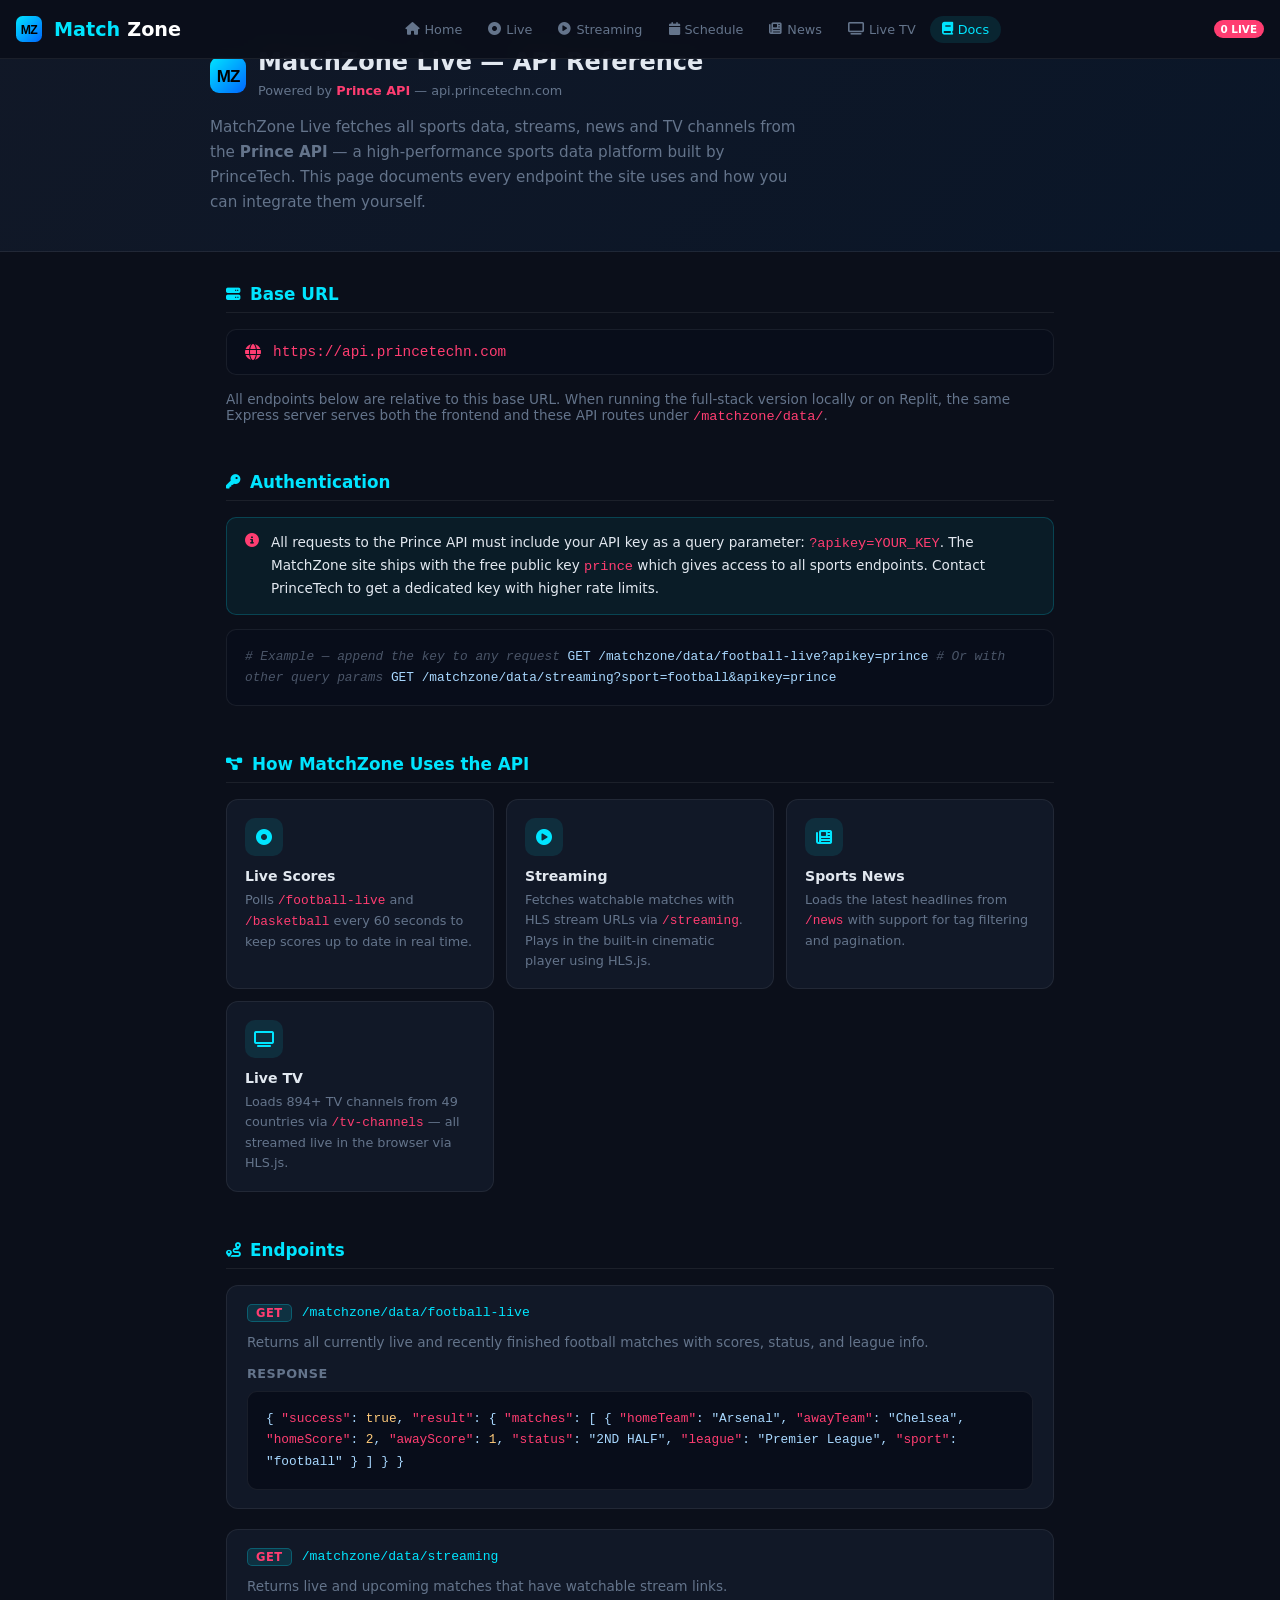
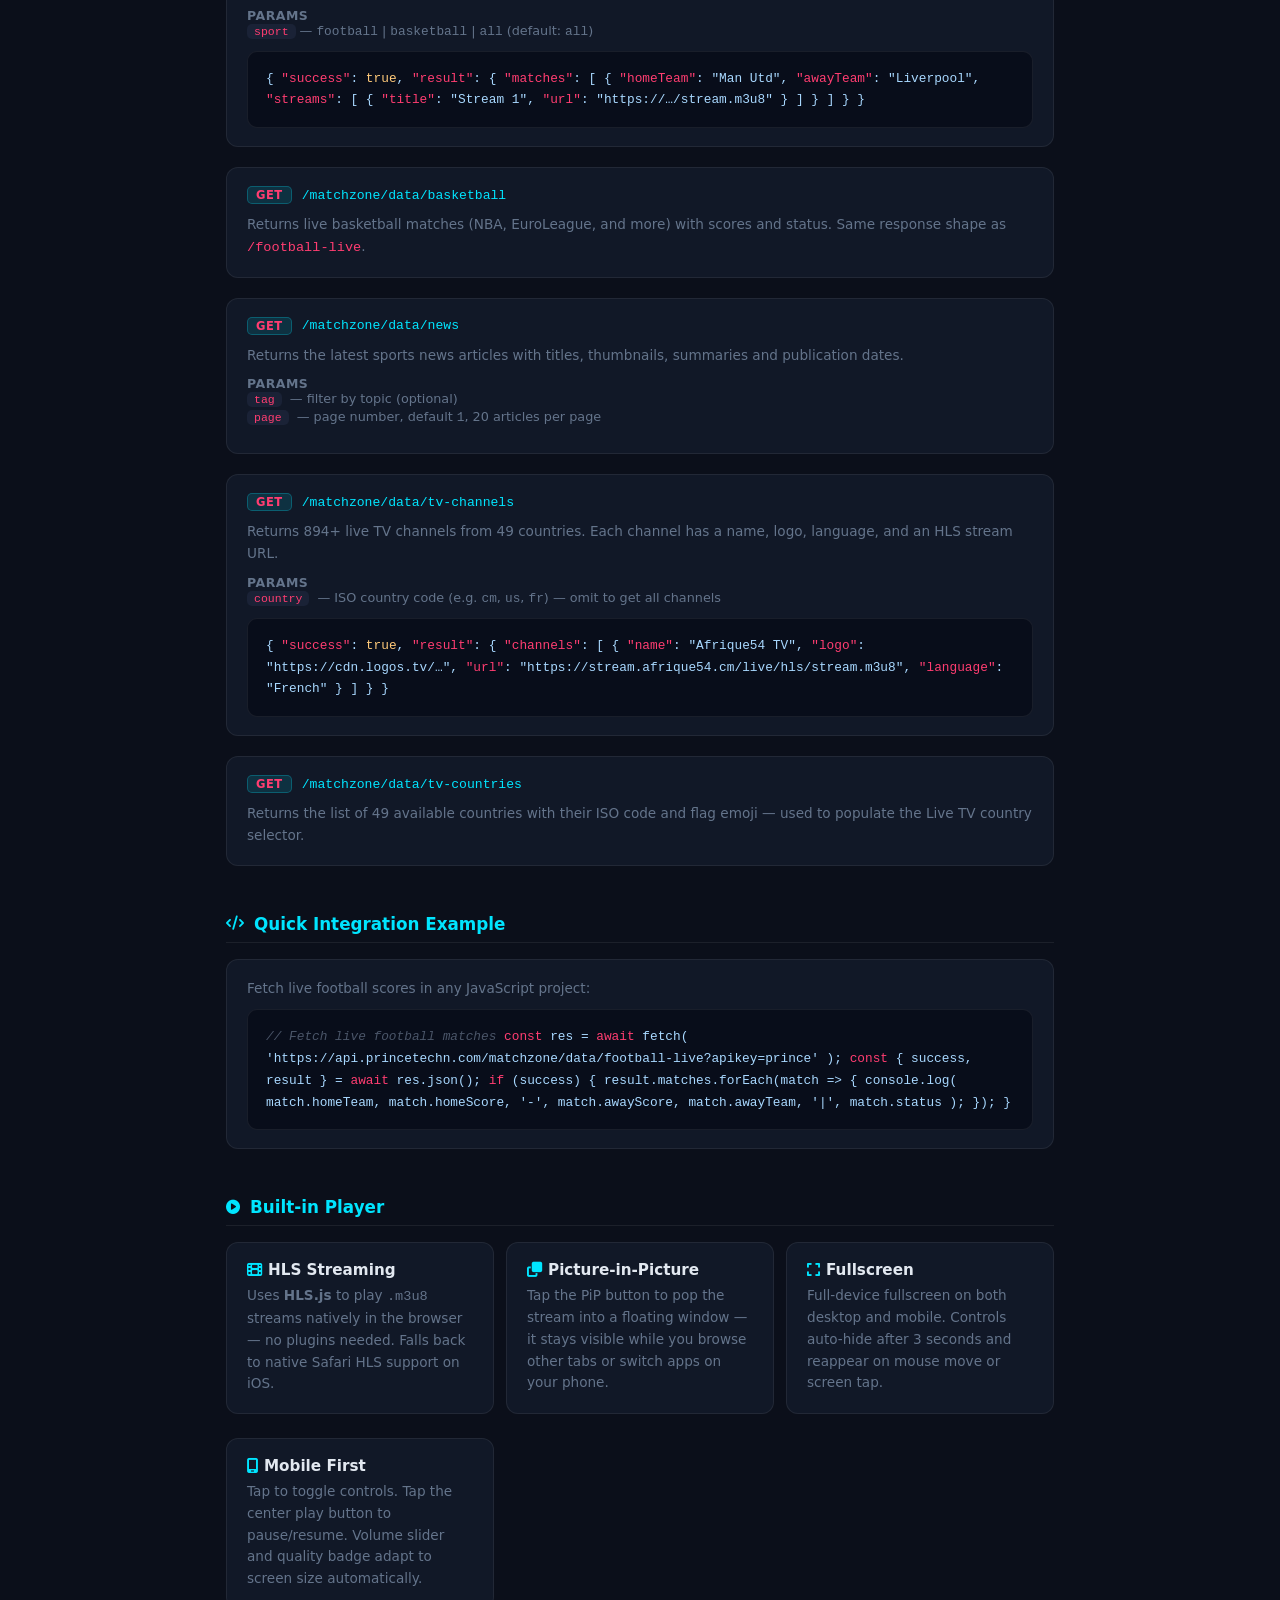
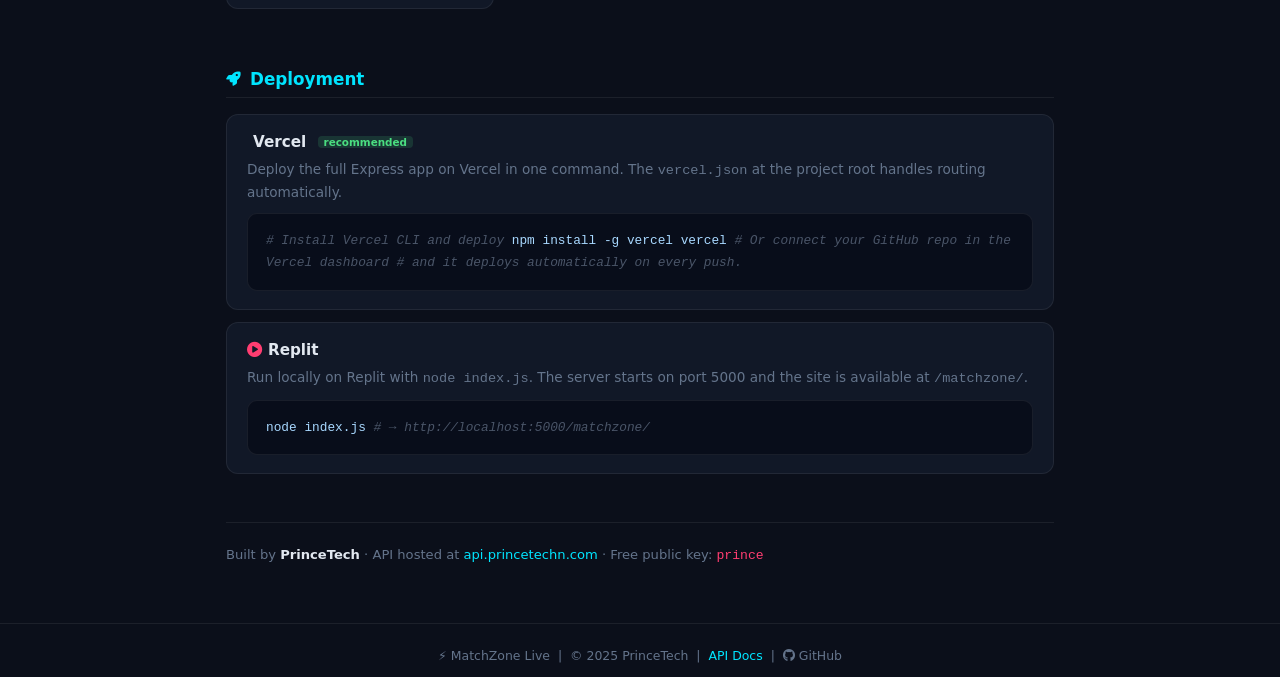
<file: docs.html>
<!DOCTYPE html>
<html lang="en">
<head>
  <meta charset="UTF-8">
  <meta name="viewport" content="width=device-width, initial-scale=1.0">
  <title>API Docs — MatchZone Live</title>
  <meta property="og:type" content="website">
  <meta property="og:title" content="MatchZone Live – API Docs">
  <meta property="og:description" content="Prince API documentation — sports data, streams, TV channels and more.">
  <meta property="og:image" content="https://prince-apis.replitmayel.replit.app/matchzone/assets/og-preview.png">
  <meta property="og:image:width" content="1200">
  <meta property="og:image:height" content="630">
  <meta name="twitter:card" content="summary_large_image">
  <meta name="twitter:title" content="MatchZone Live – API Docs">
  <meta name="twitter:description" content="Prince API documentation — sports data, streams, TV channels and more.">
  <meta name="twitter:image" content="https://prince-apis.replitmayel.replit.app/matchzone/assets/og-preview.png">
  <link rel="stylesheet" href="assets/style.css">
  <link rel="stylesheet" href="https://cdnjs.cloudflare.com/ajax/libs/font-awesome/6.5.0/css/all.min.css">
  <style>
    .docs-hero { background: linear-gradient(135deg, var(--surface) 0%, #0a1628 100%); border-bottom: 1px solid var(--border); padding: 48px 20px 36px; }
    .docs-hero h1 { font-size: 1.7rem; font-weight: 800; margin-bottom: 8px; }
    .docs-hero p { color: var(--muted); font-size: .95rem; max-width: 600px; line-height: 1.65; }
    .docs-wrap { max-width: 860px; margin: 0 auto; padding: 32px 16px 60px; }
    .docs-section { margin-bottom: 48px; }
    .docs-section-title { font-size: 1.05rem; font-weight: 800; color: var(--primary); margin-bottom: 16px; display: flex; align-items: center; gap: 10px; padding-bottom: 8px; border-bottom: 1px solid var(--border); }
    .docs-section-title i { font-size: .9rem; }
    .docs-card { background: var(--surface); border: 1px solid var(--border); border-radius: 12px; padding: 18px 20px; margin-bottom: 12px; }
    .docs-card h3 { font-size: .95rem; font-weight: 700; margin-bottom: 4px; color: var(--text); }
    .docs-card p { font-size: .85rem; color: var(--muted); line-height: 1.6; margin: 0; }
    .endpoint-table { width: 100%; border-collapse: collapse; font-size: .83rem; }
    .endpoint-table th { background: var(--surface2); color: var(--primary); font-weight: 700; text-align: left; padding: 10px 12px; font-size: .78rem; text-transform: uppercase; letter-spacing: .5px; }
    .endpoint-table td { padding: 11px 12px; border-bottom: 1px solid var(--border); color: var(--text); vertical-align: top; }
    .endpoint-table tr:last-child td { border-bottom: none; }
    .endpoint-table tr:hover td { background: var(--surface2); }
    .method-badge { display: inline-block; background: rgba(0,229,255,.12); color: var(--accent); border: 1px solid rgba(0,229,255,.25); border-radius: 5px; padding: 1px 8px; font-size: .72rem; font-weight: 800; letter-spacing: .5px; }
    .endpoint-path { font-family: 'Courier New', monospace; color: var(--primary); font-size: .82rem; word-break: break-all; }
    @media (max-width: 639px) {
      .docs-hero { padding: 30px 14px 22px; }
      .docs-hero h1 { font-size: 1.25rem; }
      .docs-hero p { font-size: .82rem; }
      .docs-wrap { padding: 20px 12px 40px; }
      .docs-card { padding: 14px; }
      .how-it-works { grid-template-columns: 1fr; }
      .code-block { font-size: .72rem; padding: 12px 12px; }
      .base-url-box { flex-direction: column; align-items: flex-start; gap: 6px; padding: 12px 14px; }
      .key-note { font-size: .78rem; }
    }
    .param-chip { display: inline-block; background: var(--surface2); border-radius: 5px; padding: 1px 7px; font-size: .72rem; font-family: monospace; color: var(--accent); margin-right: 4px; margin-bottom: 2px; }
    .code-block { background: #080d1a; border: 1px solid var(--border); border-radius: 10px; padding: 16px 18px; font-family: 'Courier New', monospace; font-size: .8rem; color: #a8d8ff; overflow-x: auto; position: relative; margin: 10px 0 0; line-height: 1.7; }
    .code-block .kw { color: var(--accent); }
    .code-block .str { color: #a8d8ff; }
    .code-block .num { color: #ffca7a; }
    .code-block .cmt { color: #4a5568; font-style: italic; }
    .copy-btn { position: absolute; top: 10px; right: 10px; background: rgba(255,255,255,.07); border: 1px solid rgba(255,255,255,.12); color: #aaa; padding: 4px 10px; border-radius: 6px; cursor: pointer; font-size: .72rem; transition: all .2s; }
    .copy-btn:hover { background: rgba(0,229,255,.12); color: var(--accent); border-color: rgba(0,229,255,.3); }
    .base-url-box { background: #080d1a; border: 1px solid var(--border); border-radius: 10px; padding: 14px 18px; display: flex; align-items: center; gap: 12px; margin-bottom: 16px; }
    .base-url-box span { font-family: monospace; color: var(--accent); font-size: .9rem; flex: 1; word-break: break-all; }
    .key-note { background: rgba(0,229,255,.06); border: 1px solid rgba(0,229,255,.2); border-radius: 10px; padding: 14px 18px; display: flex; align-items: flex-start; gap: 12px; font-size: .85rem; color: var(--text); line-height: 1.6; }
    .key-note i { color: var(--accent); margin-top: 2px; flex-shrink: 0; }
    .how-it-works { display: grid; grid-template-columns: repeat(auto-fill, minmax(220px, 1fr)); gap: 12px; }
    .how-card { background: var(--surface); border: 1px solid var(--border); border-radius: 12px; padding: 18px; }
    .how-card .how-icon { width: 38px; height: 38px; background: var(--primary-dim); border-radius: 10px; display: flex; align-items: center; justify-content: center; color: var(--primary); font-size: 1rem; margin-bottom: 12px; }
    .how-card h4 { font-size: .88rem; font-weight: 700; margin-bottom: 6px; }
    .how-card p { font-size: .8rem; color: var(--muted); line-height: 1.55; margin: 0; }
    .resp-ok { color: #4ade80; }
    .resp-err { color: #f87171; }
    .tag-new { display: inline-block; background: rgba(74,222,128,.15); color: #4ade80; border-radius: 4px; padding: 0 6px; font-size: .65rem; font-weight: 800; margin-left: 6px; vertical-align: middle; }
  </style>
</head>
<body>

<nav>
  <div class="nav-inner">
    <a class="logo" href="index.html"><svg xmlns="http://www.w3.org/2000/svg" viewBox="0 0 36 36" width="26" height="26" style="vertical-align:middle;margin-right:5px;flex-shrink:0"><defs><linearGradient id="mzg" x1="0" y1="0" x2="1" y2="1"><stop offset="0%" stop-color="#00e5ff"/><stop offset="100%" stop-color="#0066ff"/></linearGradient></defs><rect width="36" height="36" rx="9" fill="url(#mzg)"/><text x="18" y="25" text-anchor="middle" font-family="Arial Black,Arial,sans-serif" font-weight="900" font-size="17" fill="#000" letter-spacing="-1">MZ</text></svg>Match<span>Zone</span></a>
    <div class="nav-links">
      <a class="nav-link" href="index.html"><i class="fas fa-home"></i> Home</a>
      <a class="nav-link" href="live.html"><i class="fas fa-circle-dot"></i> Live</a>
      <a class="nav-link" href="streaming.html"><i class="fas fa-play-circle"></i> Streaming</a>
      <a class="nav-link" href="schedule.html"><i class="fas fa-calendar"></i> Schedule</a>
      <a class="nav-link" href="news.html"><i class="fas fa-newspaper"></i> News</a>
      <a class="nav-link" href="tv.html"><i class="fas fa-tv"></i> Live TV</a>
      <a class="nav-link active" href="docs.html"><i class="fas fa-book"></i> Docs</a>
    </div>
    <a id="live-badge" class="live-badge" href="live.html">0 LIVE</a>
    <button class="nav-hamburger" id="nav-hamburger" onclick="toggleDrawer()" aria-label="Menu">
      <span></span><span></span><span></span>
    </button>
  </div>
</nav>

<div class="nav-drawer" id="nav-drawer">
  <a class="nav-link" href="index.html"><i class="fas fa-home"></i> Home</a>
  <a class="nav-link" href="live.html"><i class="fas fa-circle-dot"></i> Live</a>
  <a class="nav-link" href="streaming.html"><i class="fas fa-play-circle"></i> Streaming</a>
  <a class="nav-link" href="schedule.html"><i class="fas fa-calendar"></i> Schedule</a>
  <a class="nav-link" href="news.html"><i class="fas fa-newspaper"></i> News</a>
  <a class="nav-link" href="tv.html"><i class="fas fa-tv"></i> Live TV</a>
  <a class="nav-link active" href="docs.html"><i class="fas fa-book"></i> Docs</a>
</div>
<div class="nav-overlay" id="nav-overlay" onclick="closeDrawer()"></div>

<div class="docs-hero">
  <div style="max-width:860px;margin:0 auto">
    <div style="display:flex;align-items:center;gap:12px;margin-bottom:14px">
      <svg xmlns="http://www.w3.org/2000/svg" viewBox="0 0 36 36" width="36" height="36"><defs><linearGradient id="mzg2" x1="0" y1="0" x2="1" y2="1"><stop offset="0%" stop-color="#00e5ff"/><stop offset="100%" stop-color="#0066ff"/></linearGradient></defs><rect width="36" height="36" rx="9" fill="url(#mzg2)"/><text x="18" y="25" text-anchor="middle" font-family="Arial Black,Arial,sans-serif" font-weight="900" font-size="17" fill="#000" letter-spacing="-1">MZ</text></svg>
      <div>
        <h1 style="margin:0;font-size:1.5rem">MatchZone Live — API Reference</h1>
        <p style="margin:4px 0 0;font-size:.8rem;color:var(--muted)">Powered by <strong style="color:var(--accent)">Prince API</strong> — api.princetechn.com</p>
      </div>
    </div>
    <p>MatchZone Live fetches all sports data, streams, news and TV channels from the <strong>Prince API</strong> — a high-performance sports data platform built by PrinceTech. This page documents every endpoint the site uses and how you can integrate them yourself.</p>
  </div>
</div>

<div class="docs-wrap">

  <!-- BASE URL -->
  <div class="docs-section">
    <div class="docs-section-title"><i class="fas fa-server"></i> Base URL</div>
    <div class="base-url-box">
      <i class="fas fa-globe" style="color:var(--accent);flex-shrink:0"></i>
      <span>https://api.princetechn.com</span>
    </div>
    <p style="font-size:.85rem;color:var(--muted);margin:0">All endpoints below are relative to this base URL. When running the full-stack version locally or on Replit, the same Express server serves both the frontend and these API routes under <code style="color:var(--accent)">/matchzone/data/</code>.</p>
  </div>

  <!-- AUTHENTICATION -->
  <div class="docs-section">
    <div class="docs-section-title"><i class="fas fa-key"></i> Authentication</div>
    <div class="key-note">
      <i class="fas fa-circle-info"></i>
      <div>All requests to the Prince API must include your API key as a query parameter: <code style="color:var(--accent)">?apikey=YOUR_KEY</code>. The MatchZone site ships with the free public key <code style="color:var(--accent)">prince</code> which gives access to all sports endpoints. Contact PrinceTech to get a dedicated key with higher rate limits.</div>
    </div>
    <div class="code-block" style="margin-top:14px">
<span class="cmt"># Example — append the key to any request</span>
GET /matchzone/data/football-live?apikey=prince

<span class="cmt"># Or with other query params</span>
GET /matchzone/data/streaming?sport=football&apikey=prince</div>
  </div>

  <!-- HOW IT WORKS -->
  <div class="docs-section">
    <div class="docs-section-title"><i class="fas fa-diagram-project"></i> How MatchZone Uses the API</div>
    <div class="how-it-works">
      <div class="how-card">
        <div class="how-icon"><i class="fas fa-circle-dot"></i></div>
        <h4>Live Scores</h4>
        <p>Polls <code style="color:var(--accent)">/football-live</code> and <code style="color:var(--accent)">/basketball</code> every 60 seconds to keep scores up to date in real time.</p>
      </div>
      <div class="how-card">
        <div class="how-icon"><i class="fas fa-play-circle"></i></div>
        <h4>Streaming</h4>
        <p>Fetches watchable matches with HLS stream URLs via <code style="color:var(--accent)">/streaming</code>. Plays in the built-in cinematic player using HLS.js.</p>
      </div>
      <div class="how-card">
        <div class="how-icon"><i class="fas fa-newspaper"></i></div>
        <h4>Sports News</h4>
        <p>Loads the latest headlines from <code style="color:var(--accent)">/news</code> with support for tag filtering and pagination.</p>
      </div>
      <div class="how-card">
        <div class="how-icon"><i class="fas fa-tv"></i></div>
        <h4>Live TV</h4>
        <p>Loads 894+ TV channels from 49 countries via <code style="color:var(--accent)">/tv-channels</code> — all streamed live in the browser via HLS.js.</p>
      </div>
    </div>
  </div>

  <!-- ENDPOINTS -->
  <div class="docs-section">
    <div class="docs-section-title"><i class="fas fa-route"></i> Endpoints</div>

    <!-- Football Live -->
    <div class="docs-card" style="margin-bottom:20px">
      <div style="display:flex;align-items:center;gap:10px;margin-bottom:10px">
        <span class="method-badge">GET</span>
        <span class="endpoint-path">/matchzone/data/football-live</span>
      </div>
      <p style="margin:0 0 12px;font-size:.85rem;color:var(--muted)">Returns all currently live and recently finished football matches with scores, status, and league info.</p>
      <div style="font-size:.8rem;font-weight:700;color:var(--muted);margin-bottom:6px;text-transform:uppercase;letter-spacing:.5px">Response</div>
      <div class="code-block">
{
  <span class="kw">"success"</span>: <span class="num">true</span>,
  <span class="kw">"result"</span>: {
    <span class="kw">"matches"</span>: [
      {
        <span class="kw">"homeTeam"</span>: <span class="str">"Arsenal"</span>,
        <span class="kw">"awayTeam"</span>: <span class="str">"Chelsea"</span>,
        <span class="kw">"homeScore"</span>: <span class="num">2</span>,
        <span class="kw">"awayScore"</span>: <span class="num">1</span>,
        <span class="kw">"status"</span>: <span class="str">"2ND HALF"</span>,
        <span class="kw">"league"</span>: <span class="str">"Premier League"</span>,
        <span class="kw">"sport"</span>: <span class="str">"football"</span>
      }
    ]
  }
}</div>
    </div>

    <!-- Streaming -->
    <div class="docs-card" style="margin-bottom:20px">
      <div style="display:flex;align-items:center;gap:10px;margin-bottom:10px">
        <span class="method-badge">GET</span>
        <span class="endpoint-path">/matchzone/data/streaming</span>
      </div>
      <p style="margin:0 0 10px;font-size:.85rem;color:var(--muted)">Returns live and upcoming matches that have watchable stream links.</p>
      <div style="font-size:.8rem;margin-bottom:8px">
        <span style="color:var(--muted);font-weight:700;font-size:.78rem;text-transform:uppercase;letter-spacing:.5px">Params</span><br>
        <span class="param-chip">sport</span><span style="font-size:.8rem;color:var(--muted)">— <code>football</code> | <code>basketball</code> | <code>all</code> (default: <code>all</code>)</span>
      </div>
      <div class="code-block">
{
  <span class="kw">"success"</span>: <span class="num">true</span>,
  <span class="kw">"result"</span>: {
    <span class="kw">"matches"</span>: [
      {
        <span class="kw">"homeTeam"</span>: <span class="str">"Man Utd"</span>,
        <span class="kw">"awayTeam"</span>: <span class="str">"Liverpool"</span>,
        <span class="kw">"streams"</span>: [
          { <span class="kw">"title"</span>: <span class="str">"Stream 1"</span>, <span class="kw">"url"</span>: <span class="str">"https://…/stream.m3u8"</span> }
        ]
      }
    ]
  }
}</div>
    </div>

    <!-- Basketball -->
    <div class="docs-card" style="margin-bottom:20px">
      <div style="display:flex;align-items:center;gap:10px;margin-bottom:10px">
        <span class="method-badge">GET</span>
        <span class="endpoint-path">/matchzone/data/basketball</span>
      </div>
      <p style="margin:0;font-size:.85rem;color:var(--muted)">Returns live basketball matches (NBA, EuroLeague, and more) with scores and status. Same response shape as <code style="color:var(--accent)">/football-live</code>.</p>
    </div>

    <!-- News -->
    <div class="docs-card" style="margin-bottom:20px">
      <div style="display:flex;align-items:center;gap:10px;margin-bottom:10px">
        <span class="method-badge">GET</span>
        <span class="endpoint-path">/matchzone/data/news</span>
      </div>
      <p style="margin:0 0 10px;font-size:.85rem;color:var(--muted)">Returns the latest sports news articles with titles, thumbnails, summaries and publication dates.</p>
      <div style="font-size:.8rem;margin-bottom:8px">
        <span style="color:var(--muted);font-weight:700;font-size:.78rem;text-transform:uppercase;letter-spacing:.5px">Params</span><br>
        <span class="param-chip">tag</span><span style="font-size:.8rem;color:var(--muted)"> — filter by topic (optional)</span><br>
        <span class="param-chip">page</span><span style="font-size:.8rem;color:var(--muted)"> — page number, default <code>1</code>, 20 articles per page</span>
      </div>
    </div>

    <!-- TV Channels -->
    <div class="docs-card" style="margin-bottom:20px">
      <div style="display:flex;align-items:center;gap:10px;margin-bottom:10px">
        <span class="method-badge">GET</span>
        <span class="endpoint-path">/matchzone/data/tv-channels</span>
      </div>
      <p style="margin:0 0 10px;font-size:.85rem;color:var(--muted)">Returns 894+ live TV channels from 49 countries. Each channel has a name, logo, language, and an HLS stream URL.</p>
      <div style="font-size:.8rem;margin-bottom:8px">
        <span style="color:var(--muted);font-weight:700;font-size:.78rem;text-transform:uppercase;letter-spacing:.5px">Params</span><br>
        <span class="param-chip">country</span><span style="font-size:.8rem;color:var(--muted)"> — ISO country code (e.g. <code>cm</code>, <code>us</code>, <code>fr</code>) — omit to get all channels</span>
      </div>
      <div class="code-block">
{
  <span class="kw">"success"</span>: <span class="num">true</span>,
  <span class="kw">"result"</span>: {
    <span class="kw">"channels"</span>: [
      {
        <span class="kw">"name"</span>: <span class="str">"Afrique54 TV"</span>,
        <span class="kw">"logo"</span>: <span class="str">"https://cdn.logos.tv/…"</span>,
        <span class="kw">"url"</span>:  <span class="str">"https://stream.afrique54.cm/live/hls/stream.m3u8"</span>,
        <span class="kw">"language"</span>: <span class="str">"French"</span>
      }
    ]
  }
}</div>
    </div>

    <!-- TV Countries -->
    <div class="docs-card">
      <div style="display:flex;align-items:center;gap:10px;margin-bottom:10px">
        <span class="method-badge">GET</span>
        <span class="endpoint-path">/matchzone/data/tv-countries</span>
      </div>
      <p style="margin:0;font-size:.85rem;color:var(--muted)">Returns the list of 49 available countries with their ISO code and flag emoji — used to populate the Live TV country selector.</p>
    </div>
  </div>

  <!-- INTEGRATION EXAMPLE -->
  <div class="docs-section">
    <div class="docs-section-title"><i class="fas fa-code"></i> Quick Integration Example</div>
    <div class="docs-card">
      <p style="margin:0 0 10px;font-size:.85rem;color:var(--muted)">Fetch live football scores in any JavaScript project:</p>
      <div class="code-block">
<span class="cmt">// Fetch live football matches</span>
<span class="kw">const</span> res = <span class="kw">await</span> fetch(
  <span class="str">'https://api.princetechn.com/matchzone/data/football-live?apikey=prince'</span>
);
<span class="kw">const</span> { success, result } = <span class="kw">await</span> res.json();

<span class="kw">if</span> (success) {
  result.matches.forEach(match => {
    console.log(
      match.homeTeam, match.homeScore,
      <span class="str">'-'</span>,
      match.awayScore, match.awayTeam,
      <span class="str">'|'</span>, match.status
    );
  });
}</div>
    </div>
  </div>

  <!-- PLAYER INFO -->
  <div class="docs-section">
    <div class="docs-section-title"><i class="fas fa-play-circle"></i> Built-in Player</div>
    <div style="display:grid;grid-template-columns:repeat(auto-fill,minmax(240px,1fr));gap:12px">
      <div class="docs-card">
        <h3 style="margin-bottom:6px"><i class="fas fa-film" style="color:var(--primary);margin-right:6px"></i>HLS Streaming</h3>
        <p>Uses <strong>HLS.js</strong> to play <code>.m3u8</code> streams natively in the browser — no plugins needed. Falls back to native Safari HLS support on iOS.</p>
      </div>
      <div class="docs-card">
        <h3 style="margin-bottom:6px"><i class="fas fa-clone" style="color:var(--primary);margin-right:6px"></i>Picture-in-Picture</h3>
        <p>Tap the PiP button to pop the stream into a floating window — it stays visible while you browse other tabs or switch apps on your phone.</p>
      </div>
      <div class="docs-card">
        <h3 style="margin-bottom:6px"><i class="fas fa-expand" style="color:var(--primary);margin-right:6px"></i>Fullscreen</h3>
        <p>Full-device fullscreen on both desktop and mobile. Controls auto-hide after 3 seconds and reappear on mouse move or screen tap.</p>
      </div>
      <div class="docs-card">
        <h3 style="margin-bottom:6px"><i class="fas fa-mobile-screen" style="color:var(--primary);margin-right:6px"></i>Mobile First</h3>
        <p>Tap to toggle controls. Tap the center play button to pause/resume. Volume slider and quality badge adapt to screen size automatically.</p>
      </div>
    </div>
  </div>

  <!-- DEPLOYMENT -->
  <div class="docs-section">
    <div class="docs-section-title"><i class="fas fa-rocket"></i> Deployment</div>
    <div class="docs-card" style="margin-bottom:12px">
      <h3 style="margin-bottom:8px"><i class="fas fa-triangle" style="color:#fff;margin-right:6px"></i>Vercel <span class="tag-new">recommended</span></h3>
      <p style="margin:0 0 10px">Deploy the full Express app on Vercel in one command. The <code>vercel.json</code> at the project root handles routing automatically.</p>
      <div class="code-block">
<span class="cmt"># Install Vercel CLI and deploy</span>
npm install -g vercel
vercel

<span class="cmt"># Or connect your GitHub repo in the Vercel dashboard</span>
<span class="cmt"># and it deploys automatically on every push.</span></div>
    </div>
    <div class="docs-card">
      <h3 style="margin-bottom:8px"><i class="fas fa-circle-play" style="color:var(--accent);margin-right:6px"></i>Replit</h3>
      <p style="margin:0 0 10px">Run locally on Replit with <code>node index.js</code>. The server starts on port 5000 and the site is available at <code>/matchzone/</code>.</p>
      <div class="code-block">node index.js
<span class="cmt"># → http://localhost:5000/matchzone/</span></div>
    </div>
  </div>

  <!-- FOOTER INFO -->
  <div style="border-top:1px solid var(--border);padding-top:24px;font-size:.82rem;color:var(--muted)">
    <p style="margin:0">Built by <strong style="color:var(--text)">PrinceTech</strong> · API hosted at <a href="https://api.princetechn.com" style="color:var(--primary)" target="_blank">api.princetechn.com</a> · Free public key: <code style="color:var(--accent)">prince</code></p>
  </div>

</div>

<footer><p>&#9889; MatchZone Live &nbsp;|&nbsp; &copy; 2025 PrinceTech &nbsp;|&nbsp; <a href="docs.html">API Docs</a> &nbsp;|&nbsp; <a href="https://github.com/Mayelprince" target="_blank" rel="noopener" style="color:inherit"><i class="fab fa-github"></i> GitHub</a></p></footer>

<script src="assets/common.js"></script>
</body>
</html>
</file>
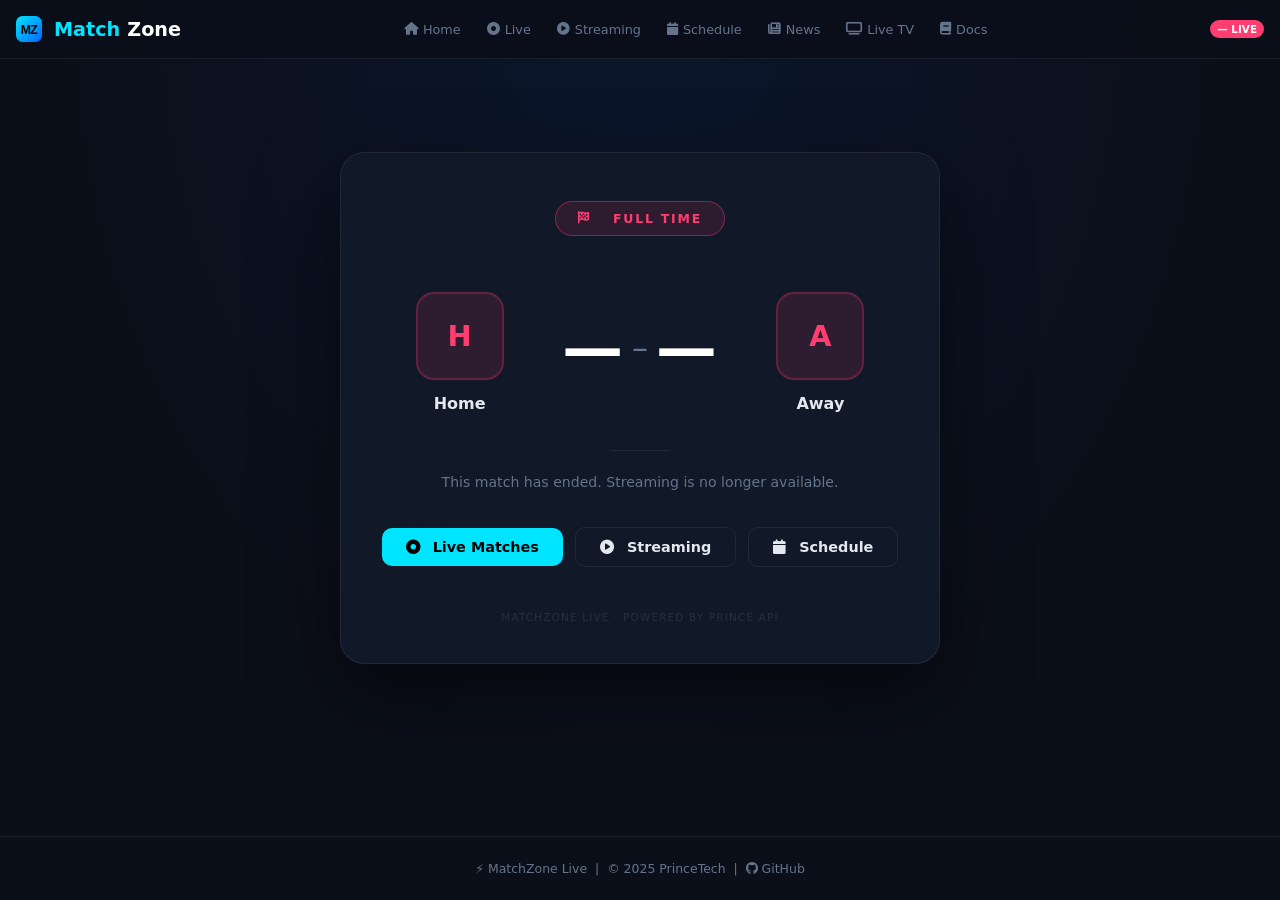
<file: ended.html>
<!DOCTYPE html>
<html lang="en">
<head>
  <meta charset="UTF-8">
  <meta name="viewport" content="width=device-width, initial-scale=1.0">
  <title>Match Ended – MatchZone Live</title>
  <meta property="og:type" content="website">
  <meta property="og:title" content="Match Ended – MatchZone Live">
  <meta property="og:image" content="https://prince-apis.replitmayel.replit.app/matchzone/assets/og-preview.png">
  <link rel="icon" type="image/png" href="assets/favicon.png">
  <link rel="stylesheet" href="https://cdnjs.cloudflare.com/ajax/libs/font-awesome/6.5.0/css/all.min.css">
  <link rel="stylesheet" href="assets/style.css">
  <style>
    .ended-page {
      min-height: calc(100vh - 64px);
      display: flex; align-items: center; justify-content: center;
      padding: 40px 20px 60px;
      background: radial-gradient(ellipse at 50% 0%, rgba(0,102,255,.08) 0%, transparent 65%);
    }

    .ended-card {
      width: 100%; max-width: 600px;
      background: var(--surface);
      border: 1px solid var(--border);
      border-radius: 24px;
      padding: 48px 36px 40px;
      text-align: center;
      box-shadow: 0 32px 80px rgba(0,0,0,.5);
      animation: slideUp .4s ease;
    }

    .ended-badge {
      display: inline-flex; align-items: center; gap: 8px;
      background: rgba(255,61,113,.12); border: 1px solid rgba(255,61,113,.4);
      color: var(--accent); padding: 9px 22px; border-radius: 999px;
      font-size: .78rem; font-weight: 700; letter-spacing: 1.8px; text-transform: uppercase;
      margin-bottom: 14px;
    }

    .ended-league-line {
      color: var(--muted); font-size: .72rem; text-transform: uppercase;
      letter-spacing: .8px; margin-bottom: 42px;
    }

    .ended-scoreboard {
      display: flex; align-items: center; justify-content: center; gap: 0;
      margin-bottom: 36px;
    }

    .ended-team {
      flex: 1; display: flex; flex-direction: column; align-items: center; gap: 14px;
    }

    .ended-logo {
      width: 88px; height: 88px;
    }
    .ended-logo img.team-logo {
      width: 88px; height: 88px; object-fit: contain; border-radius: 14px;
    }
    .ended-logo .team-logo-placeholder {
      width: 88px; height: 88px; border-radius: 18px;
      font-size: 1.8rem;
    }

    .ended-team-name {
      font-size: 1rem; font-weight: 700; color: var(--text);
      line-height: 1.3; text-align: center; word-break: break-word;
      max-width: 160px;
    }

    .ended-vs-col {
      flex-shrink: 0; padding: 0 20px; text-align: center;
    }

    .ended-score {
      font-size: 3.8rem; font-weight: 900; color: #fff;
      letter-spacing: 2px; line-height: 1;
      font-variant-numeric: tabular-nums;
      white-space: nowrap;
    }

    .ended-dash {
      display: block; font-size: 2rem; color: var(--muted); margin: 0 6px; line-height: 1;
      vertical-align: middle;
    }

    .ended-score-row {
      display: flex; align-items: center; justify-content: center; gap: 2px;
    }

    .ended-score-single {
      font-size: 3.8rem; font-weight: 900; color: #fff;
      letter-spacing: 1px; line-height: 1; font-variant-numeric: tabular-nums;
    }

    .ended-ht {
      color: var(--muted); font-size: .72rem; margin-top: 10px; letter-spacing: .4px;
    }

    .ended-divider {
      width: 60px; height: 1px; background: var(--border); margin: 0 auto 20px;
    }

    .ended-msg {
      color: var(--muted); font-size: .88rem; margin-bottom: 32px; line-height: 1.7;
    }

    .ended-actions {
      display: flex; align-items: center; justify-content: center;
      gap: 12px; flex-wrap: wrap;
    }

    .ended-btn-primary {
      display: inline-flex; align-items: center; gap: 8px;
      background: var(--primary); color: #000;
      padding: 11px 24px; border-radius: 10px;
      font-size: .9rem; font-weight: 700; text-decoration: none;
      border: none; cursor: pointer; transition: opacity .2s;
    }
    .ended-btn-primary:hover { opacity: .85; }

    .ended-btn-secondary {
      display: inline-flex; align-items: center; gap: 8px;
      background: transparent; color: var(--text);
      border: 1px solid var(--border); padding: 11px 24px;
      border-radius: 10px; font-size: .9rem; font-weight: 600;
      text-decoration: none; cursor: pointer; transition: border-color .2s, color .2s;
    }
    .ended-btn-secondary:hover { border-color: var(--primary); color: var(--primary); }

    .ended-watermark {
      margin-top: 44px; color: rgba(255,255,255,.1);
      font-size: .65rem; letter-spacing: 1.2px; text-transform: uppercase;
    }

    @media (max-width: 540px) {
      .ended-page { padding: 24px 12px 48px; align-items: flex-start; padding-top: 32px; }
      .ended-card { padding: 32px 20px 28px; border-radius: 20px; }
      .ended-league-line { margin-bottom: 28px; }

      /* Switch scoreboard to 2-row grid on mobile */
      .ended-scoreboard {
        display: grid;
        grid-template-columns: 1fr 1fr;
        grid-template-rows: auto auto;
        gap: 16px 8px;
        align-items: start;
      }
      .ended-team:first-child { grid-column: 1; grid-row: 1; }
      .ended-team:last-child  { grid-column: 2; grid-row: 1; }
      .ended-vs-col {
        grid-column: 1 / -1; grid-row: 2;
        padding: 0;
      }

      .ended-logo, .ended-logo img.team-logo {
        width: 64px; height: 64px; border-radius: 12px;
      }
      .ended-logo .team-logo-placeholder {
        width: 64px; height: 64px; border-radius: 12px; font-size: 1.3rem;
      }
      .ended-team-name { font-size: .85rem; max-width: 100%; }
      .ended-score-single { font-size: 3rem; }
      .ended-score-row { gap: 6px; justify-content: center; }
      .ended-dash { font-size: 1.6rem; margin: 0 4px; }

      .ended-actions { flex-direction: column; align-items: stretch; }
      .ended-btn-primary, .ended-btn-secondary { justify-content: center; width: 100%; }
    }
  </style>
</head>
<body>

<nav>
  <div class="nav-inner">
    <a class="logo" href="index.html"><svg xmlns="http://www.w3.org/2000/svg" viewBox="0 0 36 36" width="26" height="26" style="vertical-align:middle;margin-right:5px;flex-shrink:0"><defs><linearGradient id="mzg" x1="0" y1="0" x2="1" y2="1"><stop offset="0%" stop-color="#00e5ff"/><stop offset="100%" stop-color="#0066ff"/></linearGradient></defs><rect width="36" height="36" rx="9" fill="url(#mzg)"/><text x="18" y="25" text-anchor="middle" font-family="Arial Black,Arial,sans-serif" font-weight="900" font-size="17" fill="#000" letter-spacing="-1">MZ</text></svg>Match<span>Zone</span></a>
    <div class="nav-links">
      <a class="nav-link" href="index.html"><i class="fas fa-home"></i> Home</a>
      <a class="nav-link" href="live.html"><i class="fas fa-circle-dot"></i> Live</a>
      <a class="nav-link" href="streaming.html"><i class="fas fa-play-circle"></i> Streaming</a>
      <a class="nav-link" href="schedule.html"><i class="fas fa-calendar"></i> Schedule</a>
      <a class="nav-link" href="news.html"><i class="fas fa-newspaper"></i> News</a>
      <a class="nav-link" href="tv.html"><i class="fas fa-tv"></i> Live TV</a>
      <a class="nav-link" href="docs.html"><i class="fas fa-book"></i> Docs</a>
    </div>
    <span class="live-badge" id="live-badge">— LIVE</span>
    <button class="nav-hamburger" id="nav-hamburger" onclick="toggleDrawer()" aria-label="Menu">
      <span></span><span></span><span></span>
    </button>
  </div>
</nav>
<div class="nav-drawer" id="nav-drawer">
  <a class="nav-link" href="index.html"><i class="fas fa-home"></i> Home</a>
  <a class="nav-link" href="live.html"><i class="fas fa-circle-dot"></i> Live</a>
  <a class="nav-link" href="streaming.html"><i class="fas fa-play-circle"></i> Streaming</a>
  <a class="nav-link" href="schedule.html"><i class="fas fa-calendar"></i> Schedule</a>
  <a class="nav-link" href="news.html"><i class="fas fa-newspaper"></i> News</a>
  <a class="nav-link" href="tv.html"><i class="fas fa-tv"></i> Live TV</a>
  <a class="nav-link" href="docs.html"><i class="fas fa-book"></i> Docs</a>
</div>

<main class="ended-page">
  <div class="ended-card">
    <div class="ended-badge"><i class="fas fa-flag-checkered"></i>&nbsp;<span id="ep-status">Full Time</span></div>
    <div class="ended-league-line" id="ep-league"></div>

    <div class="ended-scoreboard">
      <div class="ended-team">
        <div class="ended-logo" id="ep-home-logo"></div>
        <div class="ended-team-name" id="ep-home">Home</div>
      </div>

      <div class="ended-vs-col">
        <div class="ended-score-row">
          <span class="ended-score-single" id="ep-home-score">—</span>
          <span class="ended-dash">–</span>
          <span class="ended-score-single" id="ep-away-score">—</span>
        </div>
        <div class="ended-ht" id="ep-ht"></div>
      </div>

      <div class="ended-team">
        <div class="ended-logo" id="ep-away-logo"></div>
        <div class="ended-team-name" id="ep-away">Away</div>
      </div>
    </div>

    <div class="ended-divider"></div>
    <div class="ended-msg">This match has ended. Streaming is no longer available.</div>

    <div class="ended-actions">
      <a class="ended-btn-primary" href="live.html"><i class="fas fa-circle-dot"></i>&nbsp;Live Matches</a>
      <a class="ended-btn-secondary" href="streaming.html"><i class="fas fa-play-circle"></i>&nbsp;Streaming</a>
      <a class="ended-btn-secondary" href="schedule.html"><i class="fas fa-calendar"></i>&nbsp;Schedule</a>
    </div>

    <div class="ended-watermark">MatchZone Live &middot; Powered by Prince API</div>
  </div>
</main>

<footer><p>&#9889; MatchZone Live &nbsp;|&nbsp; &copy; 2025 PrinceTech &nbsp;|&nbsp; <a href="https://github.com/Mayelprince" target="_blank" rel="noopener" style="color:inherit"><i class="fab fa-github"></i> GitHub</a></p></footer>

<script src="assets/common.js"></script>
<script>
(function () {
  let m = {};
  try { m = JSON.parse(sessionStorage.getItem('endedMatch') || '{}'); } catch {}

  function logoHtml(url, name) {
    if (url) return `<img class="team-logo" src="${url}" alt="${name}" onerror="this.parentNode.innerHTML=placeholderHtml('${name}')">`;
    return placeholderHtml(name);
  }
  function placeholderHtml(name) {
    const initials = (name||'?').split(/\s+/).map(w=>w[0]).join('').slice(0,2).toUpperCase();
    const colors = ['#00e5ff','#0066ff','#ff3d71','#f7b731','#2ed573','#ff6b35','#a29bfe'];
    const bg = colors[(name||'').charCodeAt(0) % colors.length];
    return `<div class="team-logo-placeholder" style="background:${bg}20;color:${bg};border:2px solid ${bg}40;display:flex;align-items:center;justify-content:center;font-weight:900;font-family:inherit;">${initials}</div>`;
  }

  const home = m.homeTeam || 'Home';
  const away = m.awayTeam || 'Away';
  const hs   = (m.homeScore != null && m.homeScore !== '') ? m.homeScore : '—';
  const as_  = (m.awayScore != null && m.awayScore !== '') ? m.awayScore : '—';

  document.getElementById('ep-status').textContent = m.status || 'Full Time';
  document.getElementById('ep-league').textContent  = [m.league, m.sport ? m.sport.charAt(0).toUpperCase()+m.sport.slice(1) : ''].filter(Boolean).join(' · ');
  document.getElementById('ep-home').textContent    = home;
  document.getElementById('ep-away').textContent    = away;
  document.getElementById('ep-home-score').textContent = hs;
  document.getElementById('ep-away-score').textContent = as_;
  document.getElementById('ep-ht').textContent     = m.halfTimeScore ? 'Half-time: ' + m.halfTimeScore : '';
  document.getElementById('ep-home-logo').innerHTML = logoHtml(m.homeLogo, home);
  document.getElementById('ep-away-logo').innerHTML = logoHtml(m.awayLogo, away);

  document.title = `${home} ${hs} – ${as_} ${away} · MatchZone Live`;

  initLiveBadge();
})();
</script>
</body>
</html>
</file>
<file: assets/style.css>
:root {
  --bg: #0b0f1a;
  --surface: #111827;
  --surface2: #1a2236;
  --border: rgba(255,255,255,0.07);
  --primary: #00e5ff;
  --primary-dim: rgba(0,229,255,0.1);
  --accent: #ff3d71;
  --green: #00e676;
  --yellow: #ffea00;
  --orange: #ff6b00;
  --text: #e2e8f0;
  --muted: #64748b;
  --radius: 12px;
  --nav-h: 58px;
}
*, *::before, *::after { box-sizing: border-box; margin: 0; padding: 0; }
html { scroll-behavior: smooth; }
body { background: var(--bg); color: var(--text); font-family: 'Segoe UI', system-ui, sans-serif; min-height: 100vh; overflow-x: hidden; }
a { text-decoration: none; }

/* ── ANIMATIONS ── */
@keyframes pulse { 0%,100%{opacity:1} 50%{opacity:.55} }
@keyframes shimmer { 0%{background-position:200% 0} 100%{background-position:-200% 0} }
@keyframes slideUp { from{transform:translateY(28px);opacity:0} to{transform:translateY(0);opacity:1} }
@keyframes slideDown { from{transform:translateY(-100%)} to{transform:translateY(0)} }
@keyframes fadeIn { from{opacity:0} to{opacity:1} }
@keyframes drawerIn { from{transform:translateX(-100%)} to{transform:translateX(0)} }

/* ── NAVBAR ── */
nav {
  position: fixed; top: 0; left: 0; right: 0; z-index: 999;
  background: rgba(11,15,26,0.97); backdrop-filter: blur(14px);
  border-bottom: 1px solid var(--border); padding: 0 16px;
}
.nav-inner {
  max-width: 1400px; margin: 0 auto;
  display: flex; align-items: center; height: var(--nav-h); gap: 10px;
}
.logo {
  font-size: 1.2rem; font-weight: 800; color: var(--primary);
  white-space: nowrap; display: flex; align-items: center; gap: 7px; flex-shrink: 0;
}
.logo span { color: #fff; }
.logo i { font-size: 1rem; }

/* Desktop nav links */
.nav-links {
  display: flex; gap: 2px; flex: 1; overflow-x: auto; scrollbar-width: none; justify-content: center;
}
.nav-links::-webkit-scrollbar { display: none; }
.nav-link {
  display: flex; align-items: center; gap: 5px;
  color: var(--muted); padding: 6px 12px; border-radius: 20px;
  font-size: 0.8rem; white-space: nowrap; transition: all 0.2s;
}
.nav-link:hover, .nav-link.active { background: var(--primary-dim); color: var(--primary); }

/* Hamburger button */
.nav-hamburger {
  display: none; flex-direction: column; justify-content: center; align-items: center;
  gap: 5px; background: none; border: none; cursor: pointer; padding: 6px;
  margin-left: auto; flex-shrink: 0;
}
.nav-hamburger span {
  display: block; width: 22px; height: 2px; background: var(--text);
  border-radius: 2px; transition: all 0.3s;
}
.nav-hamburger.open span:nth-child(1) { transform: translateY(7px) rotate(45deg); }
.nav-hamburger.open span:nth-child(2) { opacity: 0; transform: scaleX(0); }
.nav-hamburger.open span:nth-child(3) { transform: translateY(-7px) rotate(-45deg); }

/* Mobile drawer */
.nav-drawer {
  display: none; position: fixed; top: var(--nav-h); left: 0; right: 0; bottom: 0;
  background: rgba(11,15,26,0.98); z-index: 998; flex-direction: column;
  padding: 20px 16px; gap: 6px; overflow-y: auto;
  animation: drawerIn 0.25s ease;
}
.nav-drawer.open { display: flex; }
.nav-drawer .nav-link {
  font-size: 1rem; padding: 14px 18px; border-radius: 12px; justify-content: flex-start;
  border: 1px solid var(--border);
}
.nav-drawer .nav-link i { width: 22px; text-align: center; }
.nav-drawer-close { display: none; }

.live-badge {
  background: var(--accent); color: #fff; font-size: 0.65rem; font-weight: 700;
  padding: 3px 7px; border-radius: 10px; white-space: nowrap; flex-shrink: 0;
  animation: pulse 2s infinite;
}

/* ── PAGE WRAPPER ── */
.page-wrap { margin-top: var(--nav-h); }

/* ── HERO ── */
.hero {
  padding: 48px 16px 30px; text-align: center;
  background: radial-gradient(ellipse at top, rgba(0,229,255,0.07) 0%, transparent 65%);
}
.hero h1 { font-size: clamp(1.7rem, 5vw, 3.2rem); font-weight: 800; line-height: 1.15; margin-bottom: 10px; }
.hero h1 span { color: var(--primary); }
.hero p { color: var(--muted); font-size: .93rem; margin-bottom: 24px; }
.hero-stats { display: flex; justify-content: center; gap: 10px; flex-wrap: wrap; }
.stat-pill {
  background: var(--surface); border: 1px solid var(--border); border-radius: 24px;
  padding: 8px 16px; display: flex; align-items: center; gap: 7px; font-size: 0.84rem;
}
.stat-pill b { color: var(--primary); font-size: 1rem; }
.stat-dot { width: 8px; height: 8px; border-radius: 50%; background: var(--accent); animation: pulse 1.5s infinite; }

/* ── PAGE HEADER ── */
.page-header {
  padding: 24px 16px 20px;
  background: radial-gradient(ellipse at top left, rgba(0,229,255,0.05) 0%, transparent 60%);
  border-bottom: 1px solid var(--border);
}
.page-header h1 { font-size: 1.4rem; font-weight: 800; display: flex; align-items: center; gap: 10px; }
.page-header h1 i { color: var(--primary); }
.page-header p { color: var(--muted); font-size: 0.85rem; margin-top: 5px; }

/* ── CONTAINER ── */
.container { max-width: 1400px; margin: 0 auto; padding: 0 14px; }
section { padding: 22px 0; }
.section-hdr {
  display: flex; align-items: center; justify-content: space-between;
  margin-bottom: 16px; gap: 10px; flex-wrap: wrap;
}
.section-title { font-size: 1rem; font-weight: 700; display: flex; align-items: center; gap: 8px; color: #fff; }
.section-title i { color: var(--primary); }
.section-link { font-size: 0.8rem; color: var(--primary); display: flex; align-items: center; gap: 4px; }
.section-link:hover { text-decoration: underline; }

/* ── FILTER TABS ── */
.filter-row { display: flex; gap: 7px; flex-wrap: nowrap; overflow-x: auto; scrollbar-width: none; padding-bottom: 2px; }
.filter-row::-webkit-scrollbar { display: none; }
.filter-btn {
  background: var(--surface); border: 1px solid var(--border);
  color: var(--muted); padding: 5px 13px; border-radius: 20px;
  font-size: 0.79rem; cursor: pointer; transition: all 0.2s; display: flex;
  align-items: center; gap: 5px; white-space: nowrap; flex-shrink: 0;
}
.filter-btn.active, .filter-btn:hover { background: var(--primary-dim); color: var(--primary); border-color: rgba(0,229,255,0.35); }

/* ── DATE TABS ── */
.date-tabs { display: flex; gap: 8px; flex-wrap: nowrap; overflow-x: auto; scrollbar-width: none; margin-bottom: 20px; padding-bottom: 2px; }
.date-tabs::-webkit-scrollbar { display: none; }
.date-tab {
  padding: 7px 18px; background: var(--surface); border: 1px solid var(--border);
  border-radius: 10px; cursor: pointer; font-size: 0.83rem; font-weight: 600;
  color: var(--muted); transition: all 0.2s; white-space: nowrap; flex-shrink: 0;
}
.date-tab.active, .date-tab:hover { background: var(--primary-dim); color: var(--primary); border-color: rgba(0,229,255,0.3); }
.date-group { display: none; }
.date-group.visible { display: block; animation: fadeIn 0.25s; }
.date-group-title {
  font-size: 0.73rem; font-weight: 700; color: var(--muted);
  text-transform: uppercase; letter-spacing: 1px; margin-bottom: 10px;
  display: flex; align-items: center; gap: 8px;
}
.date-group-title::after { content: ''; flex: 1; height: 1px; background: var(--border); }

/* ── MATCHES GRID ── */
.matches-grid { display: grid; grid-template-columns: repeat(auto-fill, minmax(280px, 1fr)); gap: 12px; }

/* ── MATCH CARD ── */
.match-card {
  background: var(--surface); border: 1px solid var(--border);
  border-radius: var(--radius); padding: 14px; transition: all 0.22s;
  position: relative; overflow: hidden; cursor: pointer; animation: fadeIn 0.3s;
}
.match-card::before {
  content: ''; position: absolute; top: 0; left: 0; right: 0; height: 2px;
  background: linear-gradient(90deg, var(--primary), #7c3aed);
}
.match-card.live::before { background: linear-gradient(90deg, var(--accent), #ff6f00); animation: pulse 2s infinite; }
.match-card:hover { transform: translateY(-3px); box-shadow: 0 8px 28px rgba(0,229,255,0.09); border-color: rgba(0,229,255,0.22); }
.card-top { display: flex; justify-content: space-between; align-items: center; margin-bottom: 12px; }
.league-badge { font-size: 0.68rem; color: var(--muted); display: flex; align-items: center; gap: 5px; max-width: 170px; overflow: hidden; text-overflow: ellipsis; white-space: nowrap; }
.sport-chip { font-size: 0.64rem; font-weight: 700; padding: 2px 8px; border-radius: 10px; text-transform: uppercase; letter-spacing: .5px; flex-shrink: 0; }
.sport-chip.football { background: rgba(0,229,255,0.12); color: var(--primary); }
.sport-chip.basketball { background: rgba(255,107,0,0.12); color: var(--orange); }
.sport-chip.tennis { background: rgba(100,220,50,0.12); color: #64dc32; }
.sport-chip.other { background: rgba(150,100,255,0.12); color: #9664ff; }

.scoreboard { display: flex; align-items: center; justify-content: space-between; gap: 6px; margin-bottom: 12px; }
.team { flex: 1; display: flex; flex-direction: column; align-items: center; gap: 5px; text-align: center; min-width: 0; }
.team-logo { width: 38px; height: 38px; border-radius: 50%; object-fit: contain; background: var(--surface2); padding: 4px; }
.team-logo-placeholder { width: 38px; height: 38px; border-radius: 50%; background: var(--surface2); display: flex; align-items: center; justify-content: center; font-size: .9rem; font-weight: 700; color: var(--primary); flex-shrink: 0; }
.team-name { font-size: 0.77rem; font-weight: 600; line-height: 1.2; width: 100%; overflow: hidden; text-overflow: ellipsis; white-space: nowrap; }
.vs-block { display: flex; flex-direction: column; align-items: center; gap: 4px; flex-shrink: 0; }
.score { font-size: 1.5rem; font-weight: 900; color: #fff; letter-spacing: 1px; }
.score-divider { color: var(--muted); font-size: .9rem; margin: 0 2px; }
.status-badge { font-size: 0.64rem; font-weight: 700; padding: 2px 8px; border-radius: 10px; text-transform: uppercase; white-space: nowrap; }
.status-badge.live { background: rgba(255,61,113,0.18); color: var(--accent); border: 1px solid rgba(255,61,113,0.5); }
.status-badge.ft { background: rgba(100,116,139,0.18); color: var(--muted); }
.status-badge.ns { background: rgba(0,229,255,0.1); color: var(--primary); }
.status-badge.ht { background: rgba(255,234,0,0.13); color: var(--yellow); }

.card-footer { display: flex; align-items: center; justify-content: space-between; gap: 8px; }
.match-time { font-size: 0.7rem; color: var(--muted); display: flex; align-items: center; gap: 4px; }
.watch-btn {
  background: linear-gradient(135deg, var(--primary), #0077ff); color: #000; font-weight: 700;
  font-size: 0.72rem; padding: 6px 12px; border-radius: 8px; border: none; cursor: pointer;
  display: flex; align-items: center; gap: 5px; text-decoration: none; transition: all 0.2s; flex-shrink: 0;
}
.watch-btn:hover { opacity: 0.85; transform: scale(1.04); }

/* ── NEWS GRID ── */
.news-grid { display: grid; grid-template-columns: repeat(auto-fill, minmax(260px, 1fr)); gap: 12px; }
.news-card {
  background: var(--surface); border: 1px solid var(--border); border-radius: var(--radius);
  overflow: hidden; transition: all 0.22s; cursor: pointer; animation: fadeIn 0.3s;
}
.news-card:hover { transform: translateY(-3px); box-shadow: 0 8px 28px rgba(0,0,0,0.28); border-color: rgba(0,229,255,0.18); }
.news-thumb { width: 100%; height: 155px; object-fit: cover; display: block; background: var(--surface2); }
.news-thumb-ph {
  width: 100%; height: 155px; background: linear-gradient(135deg, var(--surface2), #1e2d47);
  display: flex; align-items: center; justify-content: center; font-size: 2.2rem; color: var(--muted);
}
.news-body { padding: 12px; }
.news-tag { font-size: 0.64rem; font-weight: 700; color: var(--primary); text-transform: uppercase; letter-spacing: .5px; margin-bottom: 5px; }
.news-title { font-size: 0.85rem; font-weight: 600; line-height: 1.4; margin-bottom: 6px; display: -webkit-box; -webkit-line-clamp: 2; -webkit-box-orient: vertical; overflow: hidden; }
.news-summary { font-size: 0.77rem; color: var(--muted); margin-bottom: 7px; display: -webkit-box; -webkit-line-clamp: 2; -webkit-box-orient: vertical; overflow: hidden; }
.news-meta { font-size: 0.71rem; color: var(--muted); display: flex; align-items: center; gap: 5px; }

/* ── SKELETON ── */
.skeleton {
  background: linear-gradient(90deg, var(--surface) 25%, var(--surface2) 50%, var(--surface) 75%);
  background-size: 200% 100%; animation: shimmer 1.6s infinite; border-radius: var(--radius);
}
.skel-card { height: 170px; }
.skel-news { height: 250px; }

/* ── EMPTY ── */
.empty { text-align: center; padding: 44px 16px; color: var(--muted); grid-column: 1/-1; }
.empty i { font-size: 2.2rem; margin-bottom: 10px; display: block; opacity: .35; }
.empty p { font-size: 0.88rem; }

/* ── ERROR BANNER ── */
.error-banner {
  background: rgba(255,61,113,0.09); border: 1px solid rgba(255,61,113,0.3);
  border-radius: 10px; padding: 10px 14px; margin-bottom: 14px;
  font-size: 0.82rem; color: #ff8fab; display: none; align-items: center; gap: 10px;
}
.error-banner.show { display: flex; }

/* ── MODAL ── */
.modal-bg {
  position: fixed; inset: 0; background: rgba(0,0,0,0.88); z-index: 2000;
  display: none; align-items: flex-end; justify-content: center; padding: 0;
}
.modal-bg.open { display: flex; }
.modal {
  background: var(--surface); border: 1px solid var(--border);
  border-radius: 16px 16px 0 0;
  width: 100%; max-width: 560px; max-height: 92vh; overflow-y: auto;
  animation: slideUp 0.22s ease;
}
.modal-head {
  padding: 16px 18px; border-bottom: 1px solid var(--border);
  display: flex; justify-content: space-between; align-items: center;
  position: sticky; top: 0; background: var(--surface); z-index: 1;
}
.modal-head h3 { font-size: .95rem; font-weight: 700; }
.modal-close { background: none; border: none; color: var(--muted); font-size: 1.4rem; cursor: pointer; line-height: 1; padding: 2px; }
.modal-close:hover { color: #fff; }
.modal-body { padding: 16px; }
.modal-score-block {
  display: flex; align-items: center; gap: 12px; margin: 14px 0; padding: 14px;
  background: var(--surface2); border-radius: 12px;
}
.modal-team { text-align: center; flex: 1; min-width: 0; }
.modal-team-name { font-weight: 700; font-size: 0.88rem; margin-top: 6px; }
.modal-score-nums { display: flex; align-items: center; gap: 8px; flex-shrink: 0; }
.modal-score-num { font-size: 2.2rem; font-weight: 900; color: var(--primary); }
.modal-score-dash { font-size: 1.2rem; color: var(--muted); }
.modal-info { display: grid; grid-template-columns: 1fr 1fr; gap: 8px; margin-bottom: 12px; }
.info-item { background: var(--surface2); border-radius: 8px; padding: 9px 12px; }
.info-label { font-size: 0.66rem; color: var(--muted); text-transform: uppercase; letter-spacing: .5px; margin-bottom: 3px; }
.info-value { font-size: 0.85rem; font-weight: 600; }
.streams-section { margin-top: 12px; }
.streams-section-title { font-size: 0.73rem; color: var(--muted); text-transform: uppercase; letter-spacing: .5px; margin-bottom: 8px; }
.streams-list { display: flex; flex-direction: column; gap: 8px; }
.stream-item { display: flex; align-items: center; justify-content: space-between; background: var(--surface2); border-radius: 8px; padding: 9px 12px; gap: 8px; }
.stream-item-title { font-size: 0.81rem; display: flex; align-items: center; gap: 6px; color: var(--text); min-width: 0; overflow: hidden; text-overflow: ellipsis; white-space: nowrap; }
.stream-item-title i { color: var(--accent); flex-shrink: 0; }

/* ── NETFLIX-STYLE PLAYER ── */
.nfp {
  position: fixed; inset: 0;
  background: #000; z-index: 3000;
  display: none; overflow: hidden; user-select: none;
}
.nfp.open { display: block; }

.nfp-media { position: absolute; inset: 0; display: flex; align-items: center; justify-content: center; }

#player-video {
  position: absolute; inset: 0; width: 100%; height: 100%;
  object-fit: contain; background: #000; display: none; outline: none;
}
#player-iframe {
  position: absolute; inset: 0; width: 100%; height: 100%;
  border: none; display: none;
}

.nfp-error {
  display: none; flex-direction: column; align-items: center; justify-content: center;
  gap: 12px; text-align: center; color: rgba(255,255,255,.6); padding: 24px;
  position: absolute; inset: 0;
}
.nfp-error.show { display: flex; }
.nfp-error i { font-size: 2.5rem; color: var(--accent); }
.nfp-error p { font-size: 1rem; font-weight: 700; color: #fff; margin: 0; }
.nfp-error small { font-size: .8rem; opacity: .7; }

.nfp-top {
  position: absolute; top: 0; left: 0; right: 0;
  padding: 20px 20px 52px;
  background: linear-gradient(to bottom, rgba(0,0,0,.9) 0%, transparent 100%);
  display: flex; align-items: center; gap: 14px; z-index: 10;
  transition: opacity .32s, transform .32s;
}
.nfp-top.nfp-hidden { opacity: 0; pointer-events: none; transform: translateY(-8px); }

.nfp-top-title-wrap { flex: 1; display: flex; align-items: center; gap: 10px; min-width: 0; }
.nfp-live-pulse {
  width: 9px; height: 9px; border-radius: 50%; background: #ff3d71;
  animation: pulse 1.5s infinite; flex-shrink: 0;
}
.nfp-top-title { font-size: .95rem; font-weight: 700; color: #fff; white-space: nowrap; overflow: hidden; text-overflow: ellipsis; }

.nfp-btn {
  background: rgba(255,255,255,.13); border: none; color: #fff;
  width: 40px; height: 40px; border-radius: 50%;
  display: flex; align-items: center; justify-content: center;
  cursor: pointer; font-size: 1rem; flex-shrink: 0;
  transition: background .2s, transform .15s; backdrop-filter: blur(6px);
}
.nfp-btn:hover { background: rgba(255,255,255,.28); transform: scale(1.1); }
.nfp-btn:active { transform: scale(.93); }

.nfp-center {
  position: absolute; inset: 0; display: flex; align-items: center; justify-content: center;
  z-index: 8; pointer-events: none; transition: opacity .3s;
}
.nfp-center.nfp-hidden { opacity: 0; }

.nfp-big-btn {
  width: 76px; height: 76px; border-radius: 50%;
  background: rgba(255,255,255,.14); backdrop-filter: blur(12px);
  border: 2px solid rgba(255,255,255,.3);
  display: flex; align-items: center; justify-content: center;
  font-size: 1.85rem; color: #fff; cursor: pointer;
  transition: background .2s, transform .22s, opacity .3s;
  pointer-events: auto; box-shadow: 0 8px 32px rgba(0,0,0,.5);
}
.nfp-big-btn:hover { background: rgba(0,229,255,.22); border-color: var(--accent); transform: scale(1.12); }
.nfp-big-btn.nfp-hidden { opacity: 0; pointer-events: none; transform: scale(.82); }

.nfp-bottom {
  position: absolute; bottom: 0; left: 0; right: 0;
  padding: 52px 20px 22px;
  background: linear-gradient(to top, rgba(0,0,0,.92) 0%, transparent 100%);
  z-index: 10; transition: opacity .32s, transform .32s;
}
.nfp-bottom.nfp-hidden { opacity: 0; pointer-events: none; transform: translateY(8px); }

.nfp-progress-row { display: flex; align-items: center; gap: 12px; margin-bottom: 10px; }
.nfp-progress { flex: 1; height: 3px; background: rgba(255,255,255,.18); border-radius: 2px; overflow: hidden; }
.nfp-prog-fill {
  width: 100%; height: 100%;
  background: linear-gradient(90deg, var(--accent), #ff8f00);
  animation: shimmer 2.5s infinite linear; background-size: 200% 100%;
}
.nfp-live-tag {
  font-size: .62rem; font-weight: 800; color: #ff3d71;
  letter-spacing: 1px; white-space: nowrap; display: flex; align-items: center; gap: 4px;
}
.nfp-live-tag i { font-size: .48rem; }

.nfp-ctrl-row { display: flex; align-items: center; justify-content: space-between; gap: 8px; }
.nfp-ctrl-left, .nfp-ctrl-right { display: flex; align-items: center; gap: 8px; }
.nfp-vol-row { display: flex; align-items: center; gap: 4px; }
.nfp-vol {
  -webkit-appearance: none; width: 82px; height: 3px; border-radius: 2px;
  background: rgba(255,255,255,.3); outline: none; cursor: pointer;
}
.nfp-vol::-webkit-slider-thumb {
  -webkit-appearance: none; width: 14px; height: 14px; border-radius: 50%;
  background: #fff; cursor: pointer; box-shadow: 0 1px 4px rgba(0,0,0,.5);
}
.nfp-qual {
  font-size: .6rem; font-weight: 800; color: var(--primary);
  background: var(--primary-dim); padding: 2px 8px; border-radius: 8px;
  text-transform: uppercase; display: none; letter-spacing: .5px;
}
.nfp-qual.show { display: inline-block; }
.nfp-pip-btn.pip-active { color: var(--accent) !important; background: rgba(0,229,255,.18) !important; }

@media (max-width: 480px) {
  .nfp-vol { width: 52px; }
  .nfp-top { padding: 14px 14px 44px; }
  .nfp-bottom { padding: 44px 14px 18px; }
  .nfp-big-btn { width: 62px; height: 62px; font-size: 1.5rem; }
}

/* ── NEWS READER MODAL ── */
.news-reader-body { padding: 16px; }
.news-reader-body img { border-radius: 8px; }

/* ── FOOTER ── */
footer { padding: 24px 16px; border-top: 1px solid var(--border); text-align: center; color: var(--muted); font-size: 0.78rem; }
footer a { color: var(--primary); }

/* ── LOAD MORE ── */
.load-more-wrap { text-align: center; margin-top: 20px; }
.load-more-btn {
  background: var(--surface); border: 1px solid var(--border); color: var(--primary);
  padding: 10px 26px; border-radius: 10px; font-size: 0.86rem; font-weight: 600;
  cursor: pointer; transition: all 0.2s; display: inline-flex; align-items: center; gap: 6px;
}
.load-more-btn:hover { background: var(--primary-dim); border-color: rgba(0,229,255,0.3); }

/* ── DESKTOP: center modal vertically ── */
@media (min-width: 640px) {
  .modal-bg { align-items: center; padding: 16px; }
  .modal { border-radius: 16px; }
  .nav-links { display: flex; }
  .nav-hamburger { display: none; }
}

/* ── MOBILE ── */
@media (max-width: 639px) {
  .nav-links { display: none; }
  .nav-hamburger { display: flex; }

  .hero { padding: 36px 14px 24px; }
  .hero h1 { font-size: 1.65rem; }
  .hero p { font-size: .85rem; }
  .hero-stats { gap: 8px; }
  .stat-pill { padding: 6px 13px; font-size: 0.8rem; gap: 6px; }
  .stat-pill b { font-size: .95rem; }

  .page-header h1 { font-size: 1.2rem; }
  .page-header p { font-size: .8rem; }

  .matches-grid { grid-template-columns: 1fr; gap: 10px; }
  .news-grid { grid-template-columns: 1fr; gap: 10px; }

  .section-hdr { flex-direction: column; align-items: flex-start; gap: 8px; }

  .modal-info { grid-template-columns: 1fr; }
  .modal-score-block { gap: 8px; padding: 12px; }
  .modal-score-num { font-size: 1.8rem; }
  .modal-team-name { font-size: .8rem; }

  .stream-item { flex-direction: column; align-items: flex-start; gap: 10px; }
  .stream-item .watch-btn { width: 100%; justify-content: center; }

  .score { font-size: 1.35rem; }
  .team-logo, .team-logo-placeholder { width: 34px; height: 34px; }

  /* Match ended overlay — mobile */
  .ended-overlay { align-items: flex-start; padding-top: 0; }
  .ended-content { padding: 72px 16px 28px; max-width: 100%; }
  .ended-close { top: 14px; right: 14px; width: 38px; height: 38px; font-size: .9rem; }
  .ended-badge { font-size: .68rem; padding: 5px 12px; margin-bottom: 10px; }
  .ended-league { margin-bottom: 18px; font-size: .7rem; }
  .ended-scoreboard { gap: 6px; margin-bottom: 18px; }
  .ended-score { font-size: 2rem; letter-spacing: 1px; }
  .ended-logo { width: 52px; height: 52px; }
  .ended-logo .team-logo,
  .ended-logo .team-logo-placeholder { width: 52px; height: 52px; font-size: 1rem; border-radius: 10px; }
  .ended-team-name { font-size: .75rem; max-width: 80px; }
  .ended-ht { font-size: .68rem; margin-top: 6px; }
  .ended-divider { margin-bottom: 14px; }
  .ended-msg { font-size: .78rem; margin-bottom: 20px; }
  .ended-actions { flex-direction: column; align-items: stretch; gap: 8px; }
  .ended-actions .btn, .ended-actions a { width: 100%; justify-content: center; text-align: center; }
  .ended-watermark { margin-top: 20px; font-size: .65rem; }
}

/* ── MATCH ENDED OVERLAY ── */
.ended-overlay {
  position: fixed; inset: 0; z-index: 3000;
  background: linear-gradient(135deg, #060c1a 0%, #0f1825 55%, #080f1c 100%);
  display: flex; align-items: center; justify-content: center;
  opacity: 0; pointer-events: none; transition: opacity .3s ease;
  overflow-y: auto;
}
.ended-overlay.open { opacity: 1; pointer-events: all; }

.ended-close {
  position: fixed; top: 18px; right: 18px;
  background: rgba(255,255,255,0.08); border: 1px solid rgba(255,255,255,0.15);
  color: #fff; border-radius: 50%; width: 42px; height: 42px;
  font-size: 1rem; cursor: pointer; display: flex; align-items: center; justify-content: center;
  transition: background .2s; z-index: 2;
}
.ended-close:hover { background: rgba(255,255,255,0.2); }

.ended-content {
  text-align: center; padding: 40px 24px; max-width: 560px; width: 100%;
  animation: slideUp .4s ease;
}

.ended-badge {
  display: inline-flex; align-items: center; gap: 8px;
  background: rgba(255,61,113,0.12); border: 1px solid rgba(255,61,113,0.4);
  color: var(--accent); padding: 8px 20px; border-radius: 999px;
  font-size: .8rem; font-weight: 700; letter-spacing: 1.5px; text-transform: uppercase;
  margin-bottom: 14px;
}

.ended-league {
  color: var(--muted); font-size: .75rem; text-transform: uppercase;
  letter-spacing: .8px; margin-bottom: 36px;
}

.ended-scoreboard {
  display: flex; align-items: center; justify-content: center; gap: 16px; margin-bottom: 28px;
}

.ended-team {
  flex: 1; display: flex; flex-direction: column; align-items: center; gap: 12px;
}

.ended-logo { width: 72px; height: 72px; }
.ended-logo .team-logo { width: 72px; height: 72px; object-fit: contain; border-radius: 10px; }
.ended-logo .team-logo-placeholder {
  width: 72px; height: 72px; font-size: 1.5rem; border-radius: 14px;
}

.ended-team-name {
  font-size: 1rem; font-weight: 700; color: var(--text); text-align: center; line-height: 1.3;
  max-width: 120px;
}

.ended-score-wrap { flex-shrink: 0; text-align: center; }

.ended-score {
  font-size: 3.6rem; font-weight: 900; color: #fff;
  letter-spacing: 3px; line-height: 1; font-variant-numeric: tabular-nums;
}

.ended-ht {
  color: var(--muted); font-size: .75rem; margin-top: 8px; letter-spacing: .4px;
}

.ended-divider {
  width: 60px; height: 1px; background: var(--border); margin: 0 auto 20px;
}

.ended-msg {
  color: var(--muted); font-size: .85rem; margin-bottom: 28px; line-height: 1.6;
}

.ended-actions {
  display: flex; align-items: center; justify-content: center; gap: 12px; flex-wrap: wrap;
}

.ended-watermark {
  margin-top: 40px; color: rgba(255,255,255,0.12); font-size: .7rem;
  letter-spacing: 1px; text-transform: uppercase;
}
</file>
